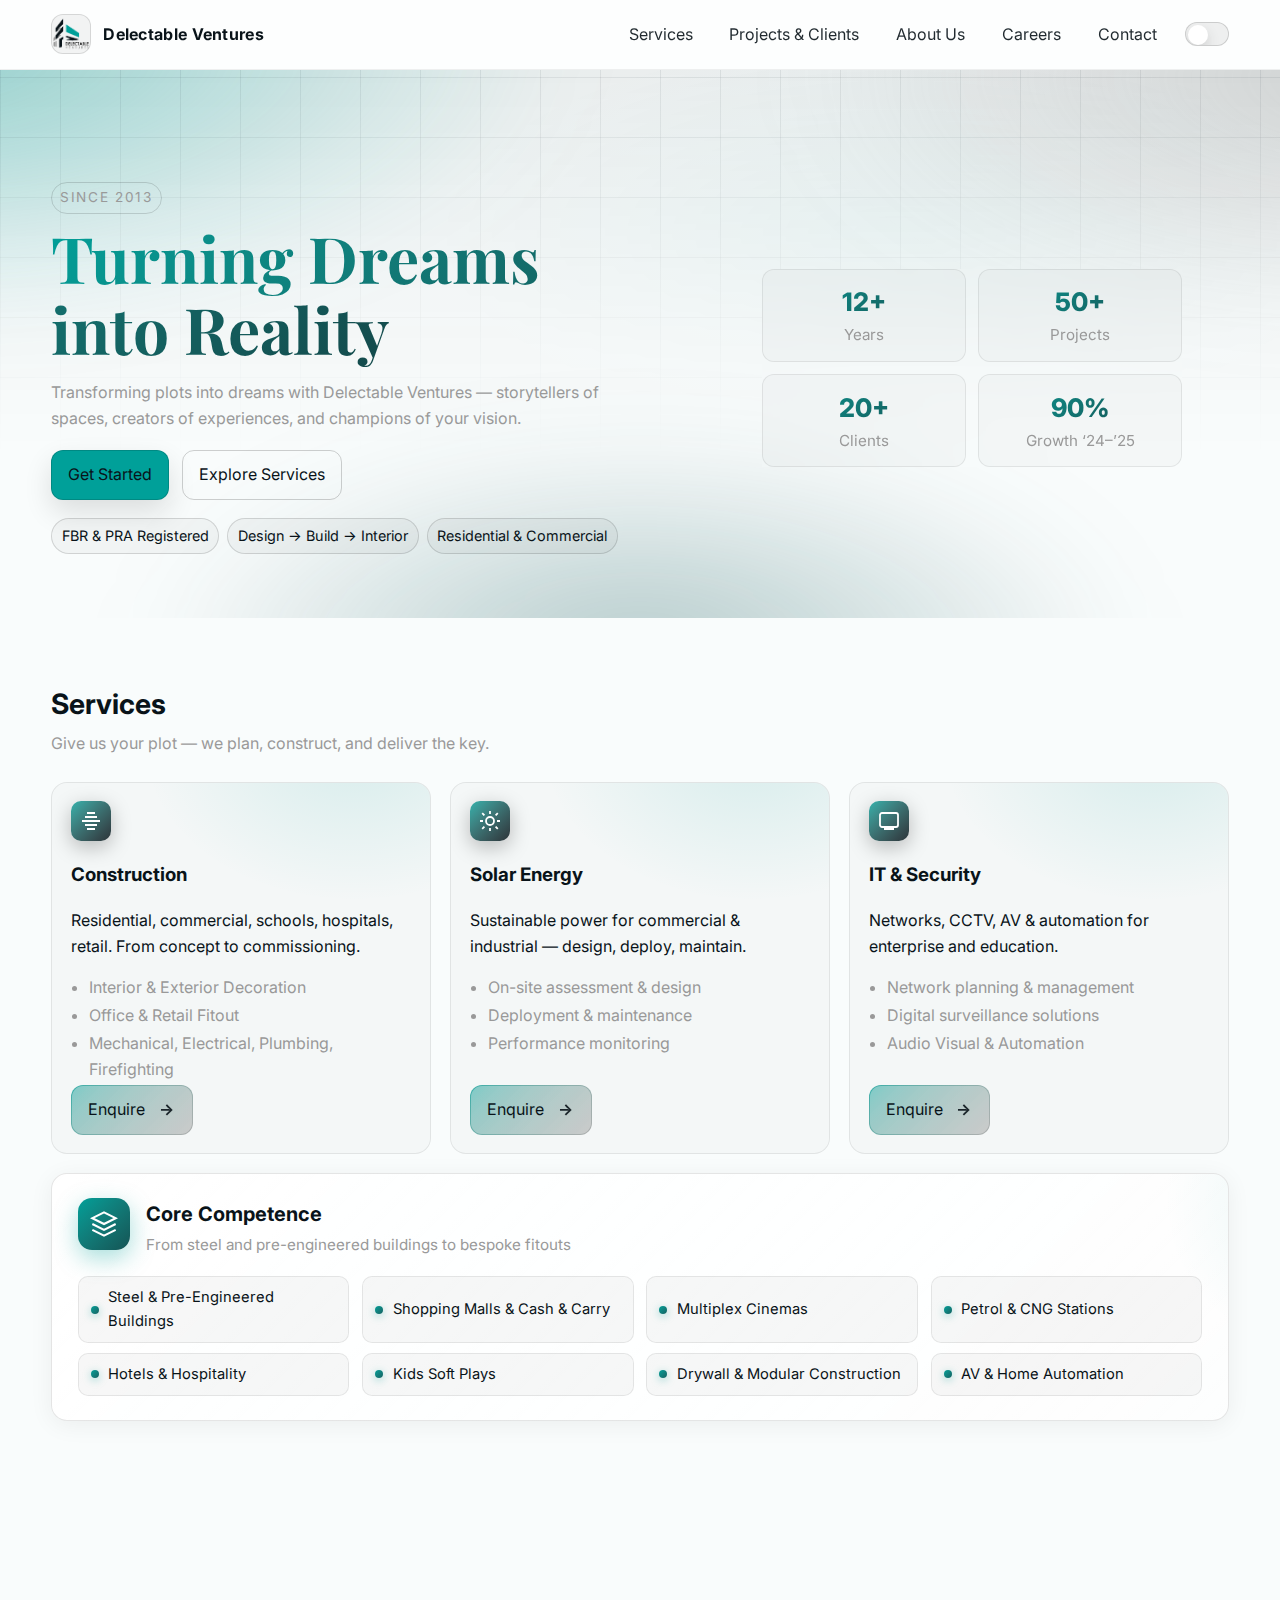
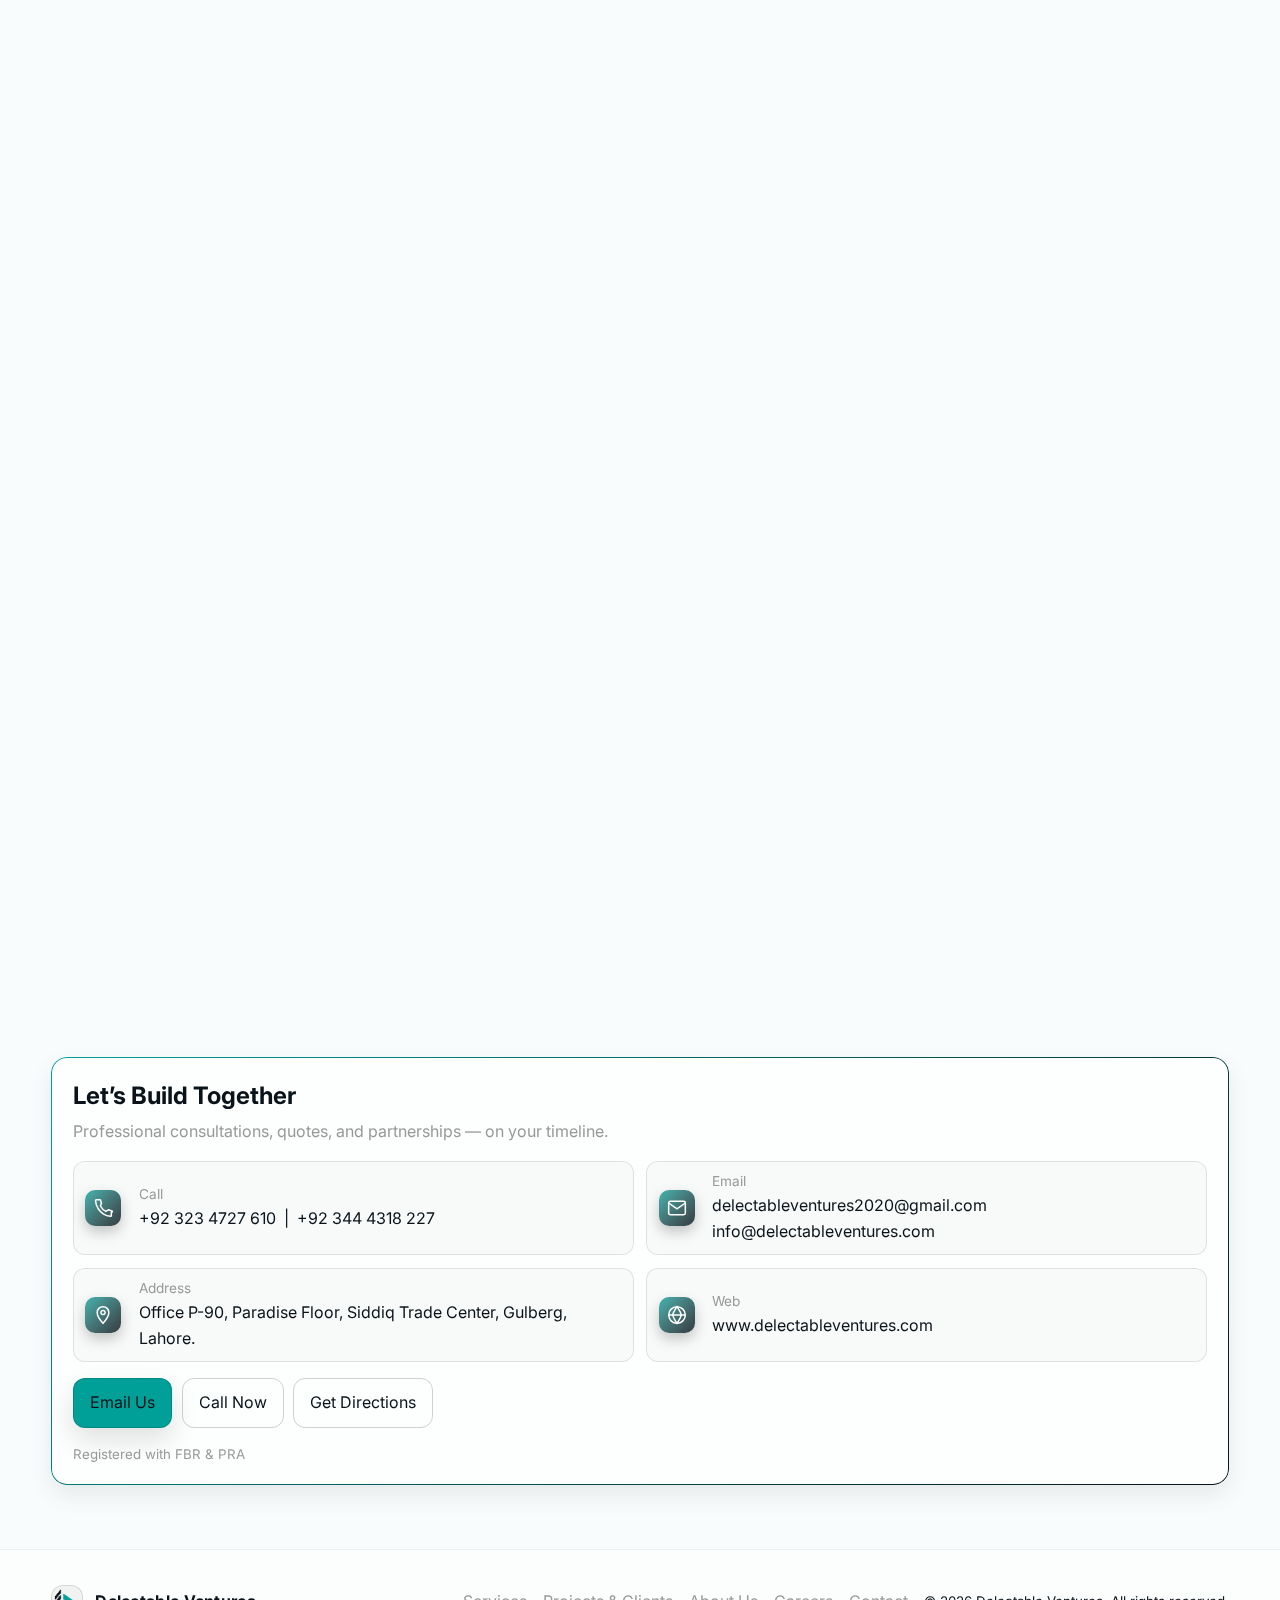
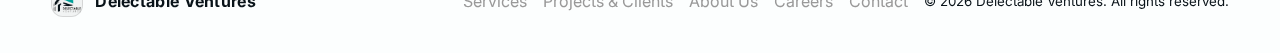
<file: index.html>
<!DOCTYPE html>
<html lang="en" data-theme="light">
<head>
  <meta charset="utf-8" />
  <meta name="viewport" content="width=device-width, initial-scale=1" />
  <title>Delectable Ventures — Turning Dreams into Reality</title>
  <meta name="description" content="Delectable Ventures — transforming plots into dreams since 2013. Design, build, interiors, solar, IT and security with integrity and innovation." />
  <link rel="preconnect" href="https://fonts.googleapis.com">
  <link rel="preconnect" href="https://fonts.gstatic.com" crossorigin>
  <link href="https://fonts.googleapis.com/css2?family=Inter:wght@300;400;500;600;700;800&family=Playfair+Display:wght@600;700&display=swap" rel="stylesheet">
  <link rel="stylesheet" href="styles.css" />
</head>
<body>
  <div class="scroll-progress" aria-hidden="true"><div class="scroll-progress__bar" id="scrollProgress"></div></div>
  <a class="skip-link" href="#main">Skip to content</a>

  <header class="site-header">
    <div class="container header-inner">
      <a href="index.html" class="brand" aria-label="Go to home">
        <div class="logo" aria-hidden="true">
          <img class="logo-mark" src="assets/logo.png" alt="" aria-hidden="true" />
        </div>
        <span class="brand-name">Delectable Ventures</span>
      </a>
      <nav class="nav" aria-label="Primary">
        <button class="nav-toggle" aria-expanded="false" aria-controls="nav-list">Menu</button>
        <ul id="nav-list" class="nav-list">
          <li><a href="#services">Services</a></li>
          <li><a href="#work">Projects &amp; Clients</a></li>
          <li><a href="about.html">About Us</a></li>
          <li><a href="careers.html">Careers</a></li>
          <li><a href="#contact">Contact</a></li>
          <li>
            <label class="theme-switch" for="themeSwitch" title="Toggle color theme">
              <input id="themeSwitch" type="checkbox" role="switch" aria-label="Toggle color theme" />
              <span class="switch">
                <span class="thumb" aria-hidden="true"></span>
              </span>
            </label>
          </li>
        </ul>
      </nav>
    </div>
  </header>

  <section class="hero reveal" id="hero">
    <div class="bg-art" aria-hidden="true"></div>
    <div class="bg-grid" aria-hidden="true"></div>
    <div class="container hero-inner">
      <div class="hero-copy">
        <div class="kicker">Since 2013</div>
        <h1 class="display"><span class="text-gradient">Turning Dreams into Reality</span></h1>
        <p class="lead">Transforming plots into dreams with Delectable Ventures — storytellers of spaces, creators of experiences, and champions of your vision.</p>
        <div class="cta-row">
          <a href="#contact" class="btn btn-primary">Get Started</a>
          <a href="#services" class="btn btn-ghost">Explore Services</a>
        </div>
        <div class="pills">
          <span class="pill">FBR & PRA Registered</span>
          <span class="pill">Design → Build → Interior</span>
          <span class="pill">Residential & Commercial</span>
        </div>
      </div>
      <div class="hero-media" role="img" aria-label="Illustration or product shot from PDF">
        <div class="glass-card media-card">
          <div class="metric-grid" role="group" aria-label="Key metrics">
            <div class="metric-tile">
              <div class="metric-num">12+</div>
              <div class="metric-label">Years</div>
            </div>
            <div class="metric-tile">
              <div class="metric-num">50+</div>
              <div class="metric-label">Projects</div>
            </div>
            <div class="metric-tile">
              <div class="metric-num">20+</div>
              <div class="metric-label">Clients</div>
            </div>
            <div class="metric-tile">
              <div class="metric-num">90%</div>
              <div class="metric-label">Growth ‘24–’25</div>
            </div>
          </div>
        </div>
      </div>
    </div>
  </section>

  <main id="main">
    
    

    <section class="services section reveal" id="services">
      <div class="container">
        <header class="section-head">
          <h2>Services</h2>
          <p>Give us your plot — we plan, construct, and deliver the key.</p>
        </header>
        <div class="grid cards-3 tall">
          <article class="service-card">
            <div class="card-top">
              <div class="icon" aria-hidden="true">
                <svg width="24" height="24" viewBox="0 0 24 24" fill="none" stroke="currentColor" stroke-width="1.8"><path d="M3 12h18M6 8h12M8 4h8M6 16h12M8 20h8"/></svg>
              </div>
              <h3>Construction</h3>
              <p>Residential, commercial, schools, hospitals, retail. From concept to commissioning.</p>
              <ul class="list">
                <li>Interior & Exterior Decoration</li>
                <li>Office & Retail Fitout</li>
                <li>Mechanical, Electrical, Plumbing, Firefighting</li>
              </ul>
            </div>
            <div class="card-bottom">
              <a class="btn btn-secondary btn-enquire" href="#contact">Enquire</a>
            </div>
          </article>
          <article class="service-card">
            <div class="card-top">
              <div class="icon" aria-hidden="true">
                <svg width="24" height="24" viewBox="0 0 24 24" fill="none" stroke="currentColor" stroke-width="1.8"><circle cx="12" cy="12" r="4"/><path d="M12 2v3M12 19v3M2 12h3M19 12h3M4.2 4.2l2.2 2.2M17.6 17.6l2.2 2.2M4.2 19.8l2.2-2.2M17.6 6.4l2.2-2.2"/></svg>
              </div>
              <h3>Solar Energy</h3>
              <p>Sustainable power for commercial & industrial — design, deploy, maintain.</p>
              <ul class="list">
                <li>On-site assessment & design</li>
                <li>Deployment & maintenance</li>
                <li>Performance monitoring</li>
              </ul>
            </div>
            <div class="card-bottom">
              <a class="btn btn-secondary btn-enquire" href="#contact">Enquire</a>
            </div>
          </article>
          <article class="service-card">
            <div class="card-top">
              <div class="icon" aria-hidden="true">
                <svg width="24" height="24" viewBox="0 0 24 24" fill="none" stroke="currentColor" stroke-width="1.8"><rect x="3" y="4" width="18" height="14" rx="2"/><path d="M7 20h10"/></svg>
              </div>
              <h3>IT & Security</h3>
              <p>Networks, CCTV, AV & automation for enterprise and education.</p>
              <ul class="list">
                <li>Network planning & management</li>
                <li>Digital surveillance solutions</li>
                <li>Audio Visual & Automation</li>
              </ul>
            </div>
            <div class="card-bottom">
              <a class="btn btn-secondary btn-enquire" href="#contact">Enquire</a>
            </div>
          </article>
        </div>

        <div class="core-competence-card">
          <div class="competence-header">
            <div class="competence-icon" aria-hidden="true">
              <svg width="28" height="28" viewBox="0 0 24 24" fill="none" stroke="currentColor" stroke-width="1.8"><path d="M12 2L2 7l10 5 10-5-10-5zM2 17l10 5 10-5M2 12l10 5 10-5"/></svg>
            </div>
            <div>
              <h3>Core Competence</h3>
              <p class="competence-tagline">From steel and pre-engineered buildings to bespoke fitouts</p>
            </div>
          </div>
          <div class="competence-grid">
            <div class="competence-item">
              <span class="competence-dot"></span>
              <span>Steel & Pre-Engineered Buildings</span>
            </div>
            <div class="competence-item">
              <span class="competence-dot"></span>
              <span>Shopping Malls & Cash & Carry</span>
            </div>
            <div class="competence-item">
              <span class="competence-dot"></span>
              <span>Multiplex Cinemas</span>
            </div>
            <div class="competence-item">
              <span class="competence-dot"></span>
              <span>Petrol & CNG Stations</span>
            </div>
            <div class="competence-item">
              <span class="competence-dot"></span>
              <span>Hotels & Hospitality</span>
            </div>
            <div class="competence-item">
              <span class="competence-dot"></span>
              <span>Kids Soft Plays</span>
            </div>
            <div class="competence-item">
              <span class="competence-dot"></span>
              <span>Drywall & Modular Construction</span>
            </div>
            <div class="competence-item">
              <span class="competence-dot"></span>
              <span>AV & Home Automation</span>
            </div>
          </div>
        </div>
      </div>
    </section>

    

    
    
    <section class="work section reveal" id="work">
      <div class="container">
        <header class="section-head">
          <h2>Projects &amp; Clients</h2>
          <p>Selected builds across sectors — and the partners we serve.</p>
        </header>
        <div class="filters" role="tablist" aria-label="Project filters">
          <button class="chip is-active" data-filter="all" role="tab" aria-selected="true">All</button>
          <button class="chip" data-filter="commercial" role="tab" aria-selected="false">Commercial</button>
          <button class="chip" data-filter="education" role="tab" aria-selected="false">Education</button>
          <button class="chip" data-filter="energy" role="tab" aria-selected="false">Energy</button>
          <button class="chip" data-filter="entertainment" role="tab" aria-selected="false">Entertainment</button>
          <button class="chip" data-filter="healthcare" role="tab" aria-selected="false">Healthcare</button>
          <button class="chip" data-filter="office" role="tab" aria-selected="false">Office</button>
        </div>
        <div class="grid work-grid">
          <article class="work-card" data-category="commercial" data-title="Commercial Complex" data-desc="Retail fitout & interiors" data-image="assets/placeholder.svg">
            <img src="assets/placeholder.svg" alt="Retail fitout preview" loading="lazy"/>
            <div class="work-meta"><h3>Commercial Complex</h3><p>Retail fitout & interiors</p></div>
            <div class="tags"><span class="tag">Commercial</span><span class="tag">Interiors</span></div>
          </article>
          <article class="work-card" data-category="education" data-title="School IT Labs" data-desc="STEM-ready labs & networks" data-image="assets/placeholder.svg">
            <img src="assets/placeholder.svg" alt="School IT labs preview" loading="lazy"/>
            <div class="work-meta"><h3>School IT Labs</h3><p>STEM-ready labs & networks</p></div>
            <div class="tags"><span class="tag">Education</span><span class="tag">IT</span></div>
          </article>
          <article class="work-card" data-category="energy" data-title="Industrial Solar" data-desc="Design, deployment, maintenance" data-image="assets/placeholder.svg">
            <img src="assets/placeholder.svg" alt="Industrial solar preview" loading="lazy"/>
            <div class="work-meta"><h3>Industrial Solar</h3><p>Design, deployment, maintenance</p></div>
            <div class="tags"><span class="tag">Energy</span><span class="tag">Solar</span></div>
          </article>
          <article class="work-card" data-category="entertainment" data-title="Multiplex Cinema" data-desc="AV, acoustics & interiors" data-image="assets/placeholder.svg">
            <img src="assets/placeholder.svg" alt="Multiplex cinema preview" loading="lazy"/>
            <div class="work-meta"><h3>Multiplex Cinema</h3><p>AV, acoustics & interiors</p></div>
            <div class="tags"><span class="tag">Entertainment</span><span class="tag">AV</span></div>
          </article>
          <article class="work-card" data-category="healthcare" data-title="Healthcare Facility" data-desc="MEP, interiors & fitout" data-image="assets/placeholder.svg">
            <img src="assets/placeholder.svg" alt="Healthcare facility preview" loading="lazy"/>
            <div class="work-meta"><h3>Healthcare Facility</h3><p>MEP, interiors & fitout</p></div>
            <div class="tags"><span class="tag">Healthcare</span><span class="tag">MEP</span></div>
          </article>
          <article class="work-card" data-category="office" data-title="Office HQ" data-desc="Workspace strategy & build" data-image="assets/placeholder.svg">
            <img src="assets/placeholder.svg" alt="Office HQ preview" loading="lazy"/>
            <div class="work-meta"><h3>Office HQ</h3><p>Workspace strategy & build</p></div>
            <div class="tags"><span class="tag">Office</span><span class="tag">Fitout</span></div>
          </article>
        </div>

        <div class="trusted-partners reveal" id="clients">
          <header class="section-head">
            <h3>Trusted Partners</h3>
            <p>Proud collaborations across industries.</p>
          </header>
          <div class="partners-marquee">
            <div class="marquee-track">
              <div class="marquee-content">
                <span class="partner-name">Kartarpur Corridor</span>
                <span class="partner-name">Dewan Foods</span>
                <span class="partner-name">QRS</span>
                <span class="partner-name">National Technology Group</span>
                <span class="partner-name">AS Footwear</span>
                <span class="partner-name">Cinepax</span>
                <span class="partner-name">Shell Petroleum</span>
              </div>
              <div class="marquee-content" aria-hidden="true">
                <span class="partner-name">Kartarpur Corridor</span>
                <span class="partner-name">Dewan Foods</span>
                <span class="partner-name">QRS</span>
                <span class="partner-name">National Technology Group</span>
                <span class="partner-name">AS Footwear</span>
                <span class="partner-name">Cinepax</span>
                <span class="partner-name">Shell Petroleum</span>
              </div>
            </div>
          </div>
        </div>
      </div>
    </section>

    <div id="projectModal" class="modal" aria-hidden="true" role="dialog" aria-labelledby="modalTitle">
      <div class="modal-backdrop" data-close></div>
      <div class="modal-content" role="document">
        <button class="modal-close" aria-label="Close" data-close>&times;</button>
        <h3 id="modalTitle">Project</h3>
        <img id="modalImage" alt="Project image" />
        <p id="modalDesc"></p>
      </div>
    </div>

    <section class="cta section" id="contact">
      <div class="container">
        <div class="contact-card glass-card gradient-border">
          <div class="card-head">
            <h2>Let’s Build Together</h2>
            <p>Professional consultations, quotes, and partnerships — on your timeline.</p>
          </div>
          <div class="contact-items">
            <div class="contact-item">
              <div class="contact-icon" aria-hidden="true">
                <svg width="20" height="20" viewBox="0 0 24 24" fill="none" stroke="currentColor" stroke-width="1.8"><path d="M22 16.92V21a1 1 0 0 1-1.09 1 19.86 19.86 0 0 1-8.63-3.07 19.5 19.5 0 0 1-6-6A19.86 19.86 0 0 1 3 3.09 1 1 0 0 1 4 2h4.09a1 1 0 0 1 1 .75l1 3.49a1 1 0 0 1-.27 1L8.91 9.59a16 16 0 0 0 6.5 6.5l2.86-1.88a1 1 0 0 1 1 .27l3.49 1a1 1 0 0 1 .75 1Z"/></svg>
              </div>
              <div>
                <div class="label">Call</div>
                <div class="value"><a href="tel:+923234727610">+92 323 4727 610</a> &nbsp;|&nbsp; <a href="tel:+923444318227">+92 344 4318 227</a></div>
              </div>
            </div>
            <div class="contact-item">
              <div class="contact-icon" aria-hidden="true">
                <svg width="20" height="20" viewBox="0 0 24 24" fill="none" stroke="currentColor" stroke-width="1.8"><path d="M4 4h16a2 2 0 0 1 2 2v12a2 2 0 0 1-2 2H4a2 2 0 0 1-2-2V6a2 2 0 0 1 2-2Z"/><path d="m22 6-10 7L2 6"/></svg>
              </div>
              <div>
                <div class="label">Email</div>
                <div class="value"><a href="mailto:delectableventures2020@gmail.com">delectableventures2020@gmail.com</a><br><a href="mailto:info@delectableventures.com">info@delectableventures.com</a></div>
              </div>
            </div>
            <div class="contact-item">
              <div class="contact-icon" aria-hidden="true">
                <svg width="20" height="20" viewBox="0 0 24 24" fill="none" stroke="currentColor" stroke-width="1.8"><path d="M12 2C8.13 2 5 5.13 5 9c0 5.25 7 13 7 13s7-7.75 7-13c0-3.87-3.13-7-7-7Zm0 9.5a2.5 2.5 0 1 1 0-5 2.5 2.5 0 0 1 0 5Z"/></svg>
              </div>
              <div>
                <div class="label">Address</div>
                <div class="value">Office P-90, Paradise Floor, Siddiq Trade Center, Gulberg, Lahore.</div>
              </div>
            </div>
            <div class="contact-item">
              <div class="contact-icon" aria-hidden="true">
                <svg width="20" height="20" viewBox="0 0 24 24" fill="none" stroke="currentColor" stroke-width="1.8"><circle cx="12" cy="12" r="10"/><path d="M2 12h20"/><path d="M12 2s5 7.5 5 10-5 10-5 10-5-7.5-5-10 5-10 5-10Z"/></svg>
              </div>
              <div>
                <div class="label">Web</div>
                <div class="value"><a href="https://www.delectableventures.com" target="_blank" rel="noopener">www.delectableventures.com</a></div>
              </div>
            </div>
          </div>
          <div class="actions">
            <a class="btn btn-primary" href="mailto:info@delectableventures.com">Email Us</a>
            <a class="btn btn-ghost" href="tel:+923234727610">Call Now</a>
            <a class="btn btn-ghost" href="https://maps.google.com/?q=Office+P-90,+Paradise+Floor,+Siddiq+Trade+Center,+Gulberg,+Lahore" target="_blank" rel="noopener">Get Directions</a>
          </div>
          <small class="trustline">Registered with FBR & PRA</small>
        </div>
      </div>
    </section>
  </main>

  <footer class="site-footer">
    <div class="container footer-inner">
      <a href="index.html" class="brand" aria-label="Go to home">
        <div class="logo small" aria-hidden="true">
          <img class="logo-mark" src="assets/logo.png" alt="" aria-hidden="true" />
        </div>
        <span class="brand-name">Delectable Ventures</span>
      </a>
      <nav class="footer-nav" aria-label="Footer">
        <a href="#services">Services</a>
        <a href="#work">Projects &amp; Clients</a>
        <a href="about.html">About Us</a>
        <a href="careers.html">Careers</a>
        <a href="#contact">Contact</a>
      </nav>
      <small>© <span id="year"></span> Delectable Ventures. All rights reserved.</small>
    </div>
  </footer>

  <script src="script.js"></script>
</body>
</html>
</file>
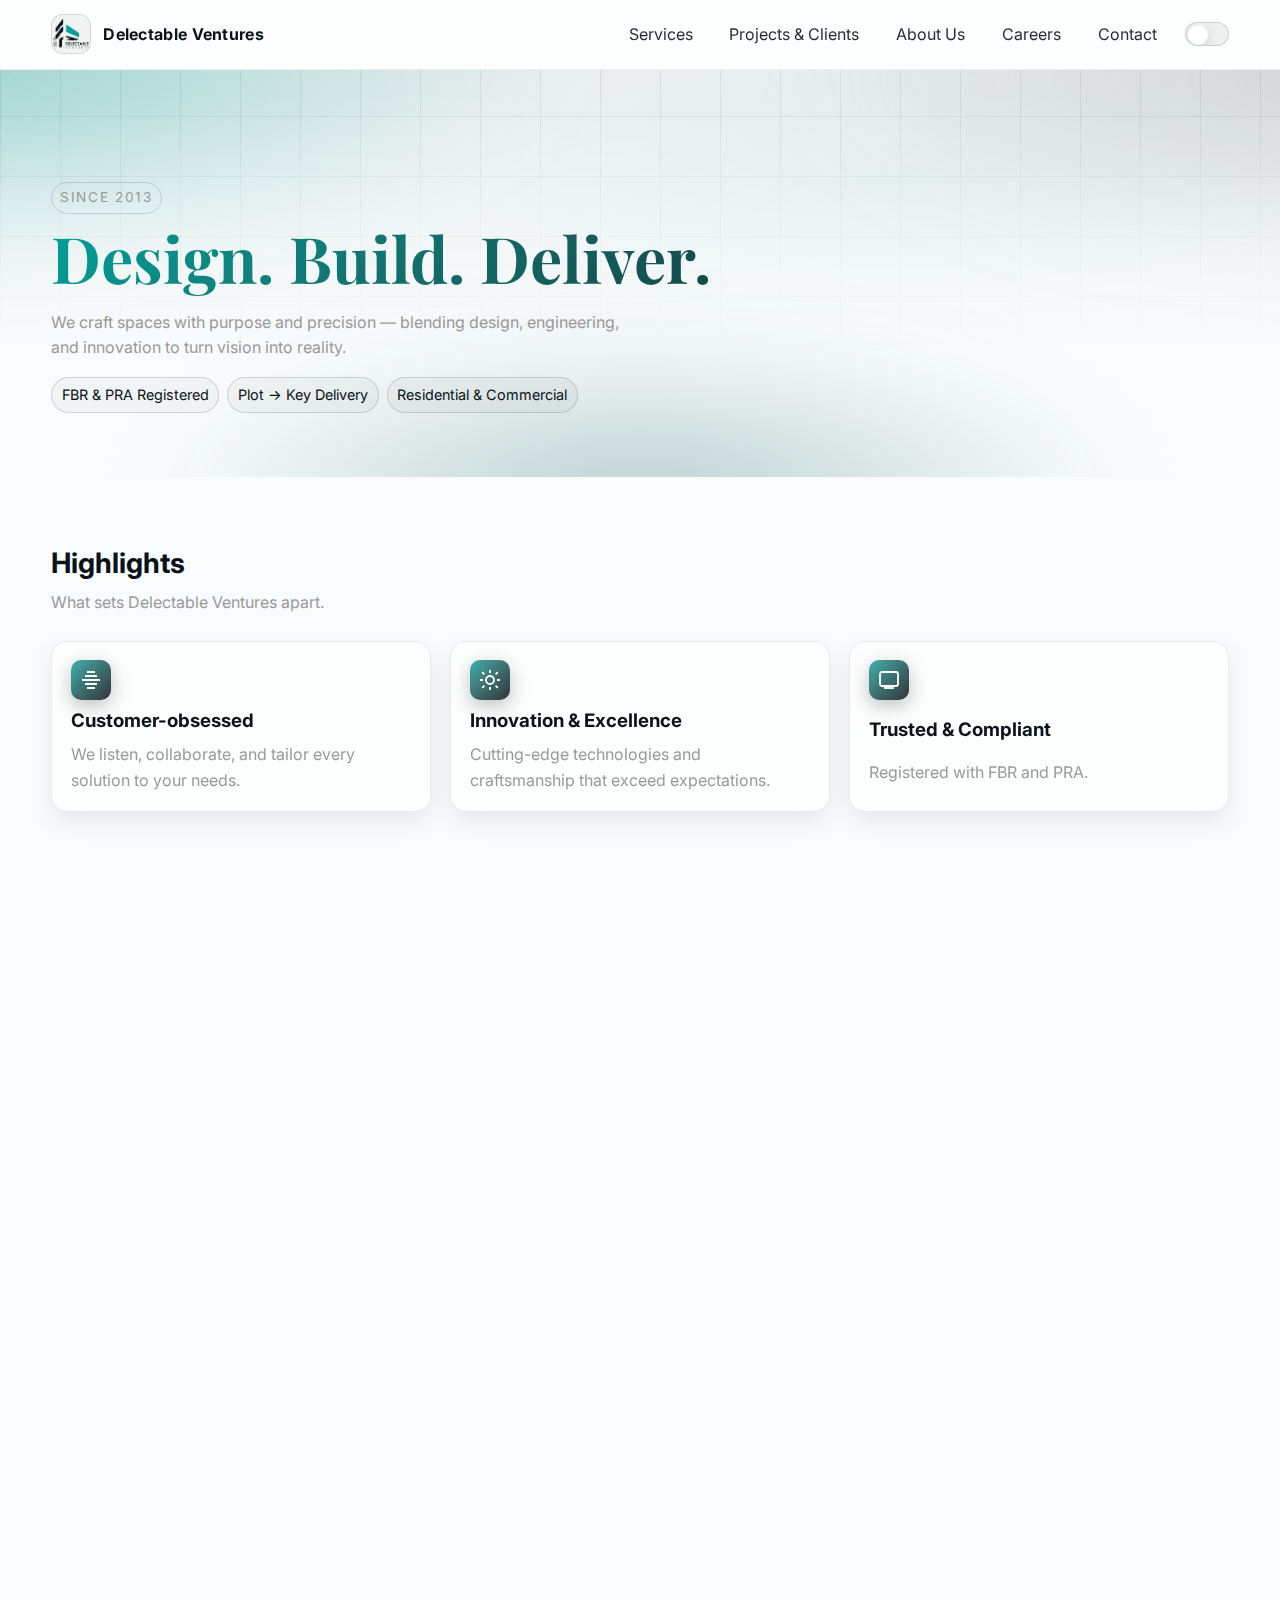
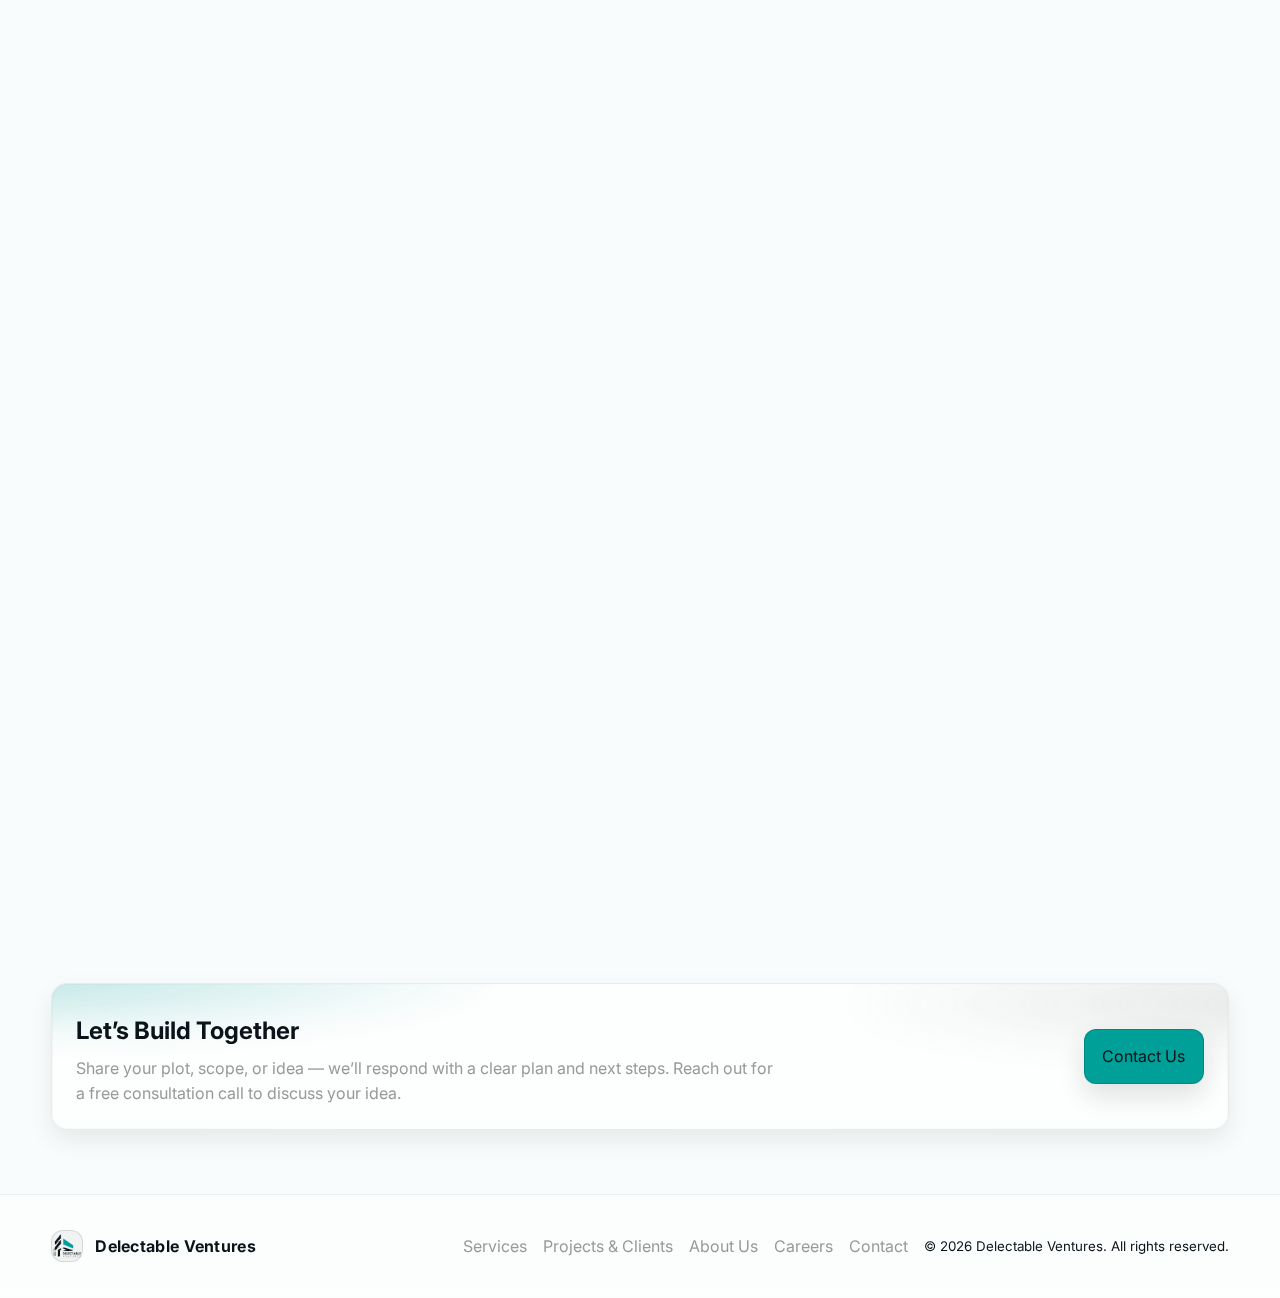
<file: about.html>
<!DOCTYPE html>
<html lang="en" data-theme="light">
<head>
  <meta charset="utf-8" />
  <meta name="viewport" content="width=device-width, initial-scale=1" />
  <title>About — Delectable Ventures</title>
  <meta name="description" content="About Delectable Ventures: values, vision, mission, goal, and why choose us." />
  <link rel="preconnect" href="https://fonts.googleapis.com">
  <link rel="preconnect" href="https://fonts.gstatic.com" crossorigin>
  <link href="https://fonts.googleapis.com/css2?family=Inter:wght@300;400;500;600;700;800&family=Playfair+Display:wght@600;700&display=swap" rel="stylesheet">
  <link rel="stylesheet" href="styles.css" />
</head>
<body>
  <div class="scroll-progress" aria-hidden="true"><div class="scroll-progress__bar" id="scrollProgress"></div></div>
  <a class="skip-link" href="#main">Skip to content</a>

  <header class="site-header">
    <div class="container header-inner">
      <a href="index.html" class="brand" aria-label="Go to home">
        <div class="logo" aria-hidden="true">
          <img class="logo-mark" src="assets/logo.png" alt="" aria-hidden="true" />
        </div>
        <span class="brand-name">Delectable Ventures</span>
      </a>
      <nav class="nav" aria-label="Primary">
        <button class="nav-toggle" aria-expanded="false" aria-controls="nav-list">Menu</button>
        <ul id="nav-list" class="nav-list">
          <li><a href="index.html#services">Services</a></li>
          <li><a href="index.html#work">Projects &amp; Clients</a></li>
          <li><a href="about.html" aria-current="page">About Us</a></li>
          <li><a href="careers.html">Careers</a></li>
          <li><a href="index.html#contact">Contact</a></li>
          <li>
            <label class="theme-switch" for="themeSwitch" title="Toggle color theme">
              <input id="themeSwitch" type="checkbox" role="switch" aria-label="Toggle color theme" />
              <span class="switch">
                <span class="thumb" aria-hidden="true"></span>
              </span>
            </label>
          </li>
        </ul>
      </nav>
    </div>
  </header>

  <section class="hero reveal about-hero" id="hero">
    <div class="bg-art" aria-hidden="true"></div>
    <div class="bg-grid" aria-hidden="true"></div>
    <div class="container hero-inner">
      <div class="hero-copy">
        <div class="kicker">Since 2013</div>
        <h1 class="display"><span class="text-gradient">Design. Build. Deliver.</span></h1>
        <p class="lead">We craft spaces with purpose and precision — blending design, engineering, and innovation to turn vision into reality.</p>
        <div class="pills">
          <span class="pill">FBR & PRA Registered</span>
          <span class="pill">Plot → Key Delivery</span>
          <span class="pill">Residential & Commercial</span>
        </div>
      </div>
      
    </div>
  </section>

  <main id="main">
    <section class="highlights section reveal" id="highlights">
      <div class="container">
        <header class="section-head">
          <h2>Highlights</h2>
          <p>What sets Delectable Ventures apart.</p>
        </header>
        <div class="grid cards-3">
          <article class="glass-card feature-card">
            <div class="icon" aria-hidden="true">
              <svg width="24" height="24" viewBox="0 0 24 24" fill="none" stroke="currentColor" stroke-width="1.8"><path d="M3 12h18M6 8h12M8 4h8M6 16h12M8 20h8"/></svg>
            </div>
            <h3>Customer-obsessed</h3>
            <p>We listen, collaborate, and tailor every solution to your needs.</p>
          </article>
          <article class="glass-card feature-card">
            <div class="icon" aria-hidden="true">
              <svg width="24" height="24" viewBox="0 0 24 24" fill="none" stroke="currentColor" stroke-width="1.8"><circle cx="12" cy="12" r="4"/><path d="M12 2v3M12 19v3M2 12h3M19 12h3M4.2 4.2l2.2 2.2M17.6 17.6l2.2 2.2M4.2 19.8l2.2-2.2M17.6 6.4l2.2-2.2"/></svg>
            </div>
            <h3>Innovation & Excellence</h3>
            <p>Cutting-edge technologies and craftsmanship that exceed expectations.</p>
          </article>
          <article class="glass-card feature-card">
            <div class="icon" aria-hidden="true">
              <svg width="24" height="24" viewBox="0 0 24 24" fill="none" stroke="currentColor" stroke-width="1.8"><rect x="3" y="4" width="18" height="14" rx="2"/><path d="M7 20h10"/></svg>
            </div>
            <h3>Trusted & Compliant</h3>
            <p>Registered with FBR and PRA.</p>
          </article>
        </div>
      </div>
    </section>
    <section class="section reveal">
      <div class="container">
        <header class="section-head">
          <h2>Our Values</h2>
          <p>The compass guiding every project we deliver.</p>
        </header>
        <div class="grid cards-4">
          <article class="glass-card value-card"><div class="icon" aria-hidden="true"><svg width="24" height="24" viewBox="0 0 24 24" fill="none" stroke="currentColor" stroke-width="1.8"><path d="M4 12l5 5L20 6"/></svg></div><h3>Integrity First</h3><p>We stand on the pillars of honesty, transparency, and ethical conduct.</p></article>
          <article class="glass-card value-card"><div class="icon" aria-hidden="true"><svg width="24" height="24" viewBox="0 0 24 24" fill="none" stroke="currentColor" stroke-width="1.8"><path d="M12 2l3 7h7l-5.5 4.5L18 22l-6-4-6 4 1.5-8.5L2 9h7z"/></svg></div><h3>Innovation at Core</h3><p>We embrace creativity and new ideas to bring fresh dimensions to design.</p></article>
          <article class="glass-card value-card"><div class="icon" aria-hidden="true"><svg width="24" height="24" viewBox="0 0 24 24" fill="none" stroke="currentColor" stroke-width="1.8"><path d="M8 21v-8h8v8M12 3l9 6-9 6-9-6 9-6z"/></svg></div><h3>Collaboration is Key</h3><p>We value diverse perspectives and partner closely with clients.</p></article>
          <article class="glass-card value-card"><div class="icon" aria-hidden="true"><svg width="24" height="24" viewBox="0 0 24 24" fill="none" stroke="currentColor" stroke-width="1.8"><path d="M3 12h18M6 8h12M6 16h12"/></svg></div><h3>Excellence Always</h3><p>Relentless pursuit of quality that exceeds industry standards.</p></article>
        </div>
      </div>
    </section>

    <section class="section reveal">
      <div class="container">
        <div class="grid cards-3">
          <article class="glass-card gradient-border"><h3>Vision</h3><p>Crafting tomorrow’s inspirations today — pioneering innovation in construction and design to shape inspiring environments that anticipate tomorrow’s aspirations.</p></article>
          <article class="glass-card gradient-border"><h3>Mission</h3><p>Deliver exceptional spaces that blend beauty, functionality, and individuality through innovation, attention to detail, and collaboration.</p></article>
          <article class="glass-card gradient-border"><h3>Goal</h3><p>Build enduring legacies by pursuing excellence, sustainability, and continuous improvement with lasting positive impact.</p></article>
        </div>
      </div>
    </section>

    <section class="why section reveal" id="why">
      <div class="container">
        <header class="section-head">
          <h2>Why Choose Us</h2>
          <p>Partners in turning ideas into reality.</p>
        </header>
        <div class="grid cards-2">
          <article class="glass-card feature-card"><div class="icon" aria-hidden="true"><svg width="24" height="24" viewBox="0 0 24 24" fill="none" stroke="currentColor" stroke-width="1.8"><path d="M12 2l3 7h7l-5.5 4.5L18 22l-6-4-6 4 1.5-8.5L2 9h7z"/></svg></div><h3>Team Work</h3><p>Unity, shared achievements, and hand-in-hand partnerships with clients and stakeholders.</p></article>
          <article class="glass-card feature-card"><div class="icon" aria-hidden="true"><svg width="24" height="24" viewBox="0 0 24 24" fill="none" stroke="currentColor" stroke-width="1.8"><path d="M3 12h18M6 8h12M6 16h12"/></svg></div><h3>Customized Solutions</h3><p>Designs tailored to your vision and lifestyle, personalized for your needs.</p></article>
          <article class="glass-card feature-card"><div class="icon" aria-hidden="true"><svg width="24" height="24" viewBox="0 0 24 24" fill="none" stroke="currentColor" stroke-width="1.8"><rect x="3" y="4" width="18" height="14" rx="2"/></svg></div><h3>Client-Centric</h3><p>Strong communication and involvement at every step of the process.</p></article>
          <article class="glass-card feature-card"><div class="icon" aria-hidden="true"><svg width="24" height="24" viewBox="0 0 24 24" fill="none" stroke="currentColor" stroke-width="1.8"><path d="M7 13l3 3 7-7"/></svg></div><h3>Sustainable Practices</h3><p>Eco-friendly principles that contribute to healthier environments.</p></article>
        </div>
      </div>
    </section>

    <section class="stats section alt reveal" id="stats">
      <div class="container stat-band">
        <div class="stat"><div class="num">12+</div><div class="lbl">Years</div></div>
        <div class="stat"><div class="num">50+</div><div class="lbl">Projects</div></div>
        <div class="stat"><div class="num">20+</div><div class="lbl">Clients</div></div>
        <div class="stat"><div class="num">90%</div><div class="lbl">Growth ‘24–’25</div></div>
      </div>
    </section>

    <section class="cta section" id="contact">
      <div class="container">
        <div class="cta-card glass-card gradient-border">
          <div class="cta-content">
            <h2>Let’s Build Together</h2>
            <p>Share your plot, scope, or idea — we’ll respond with a clear plan and next steps. Reach out for a free consultation call to discuss your idea.</p>
          </div>
          <div class="cta-action">
            <a class="btn btn-primary" href="index.html#contact">Contact Us</a>
          </div>
        </div>
      </div>
    </section>
  </main>

  <footer class="site-footer">
    <div class="container footer-inner">
      <a href="index.html" class="brand" aria-label="Go to home">
        <div class="logo small" aria-hidden="true">
          <img class="logo-mark" src="assets/logo.png" alt="" aria-hidden="true" />
        </div>
        <span class="brand-name">Delectable Ventures</span>
      </a>
      <nav class="footer-nav" aria-label="Footer">
        <a href="index.html#services">Services</a>
        <a href="index.html#work">Projects &amp; Clients</a>
        <a href="about.html" aria-current="page">About Us</a>
        <a href="careers.html">Careers</a>
        <a href="index.html#contact">Contact</a>
      </nav>
      <small>© <span id="year"></span> Delectable Ventures. All rights reserved.</small>
    </div>
  </footer>

  <script src="script.js"></script>
</body>
</html>
</file>
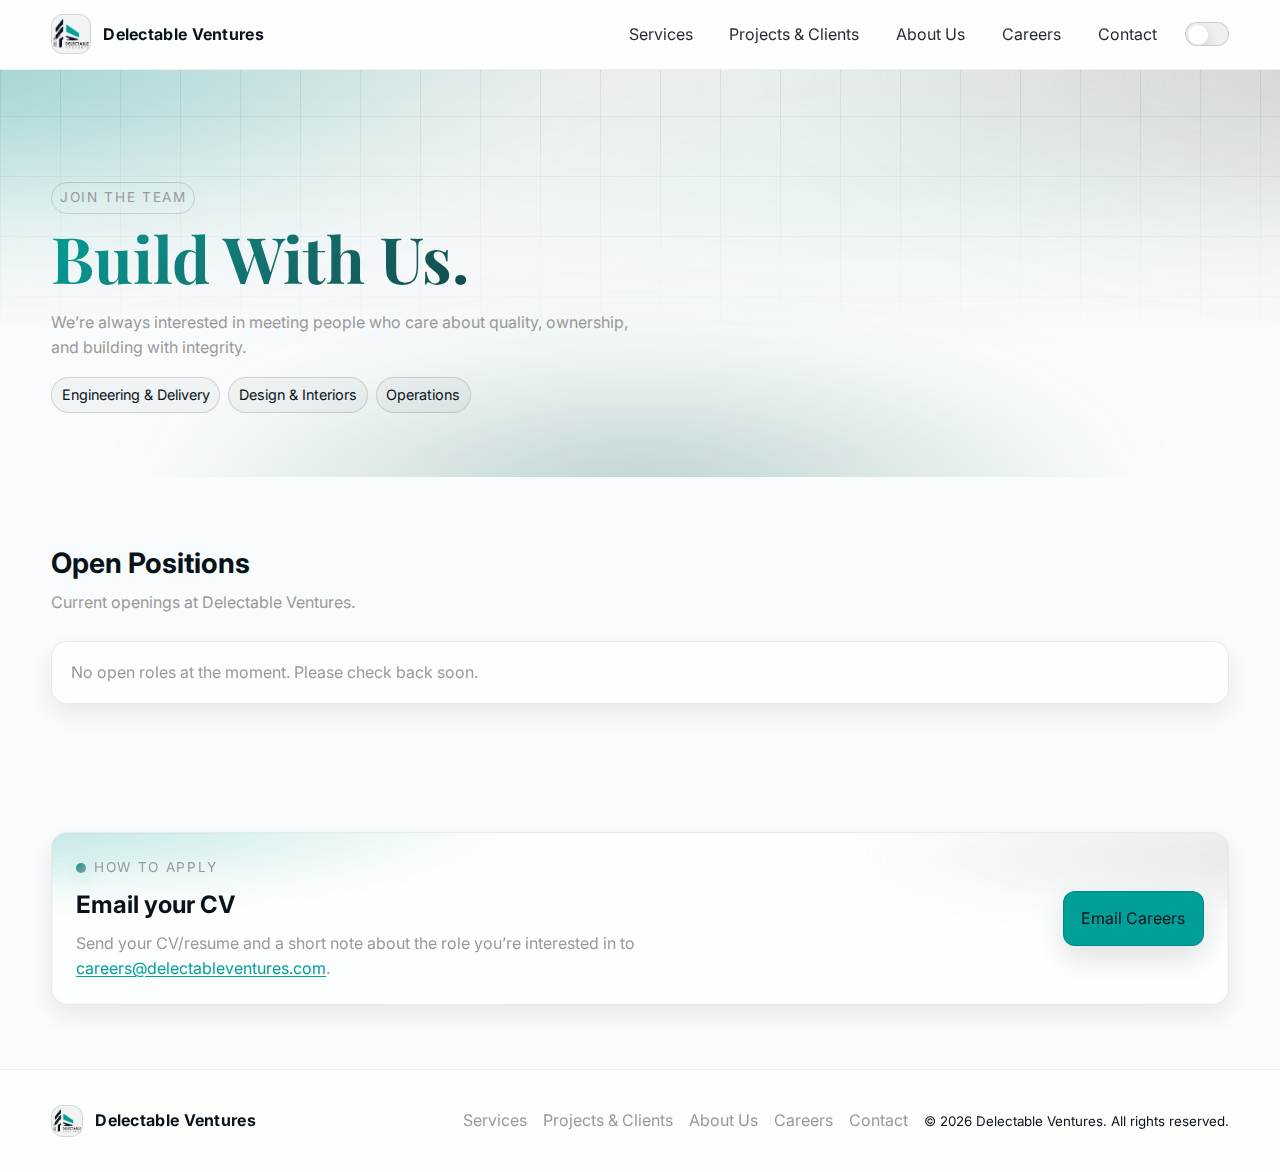
<file: careers.html>
<!DOCTYPE html>
<html lang="en" data-theme="light">
<head>
  <meta charset="utf-8" />
  <meta name="viewport" content="width=device-width, initial-scale=1" />
  <title>Careers — Delectable Ventures</title>
  <meta name="description" content="Careers at Delectable Ventures: open positions and how to apply." />
  <link rel="preconnect" href="https://fonts.googleapis.com">
  <link rel="preconnect" href="https://fonts.gstatic.com" crossorigin>
  <link href="https://fonts.googleapis.com/css2?family=Inter:wght@300;400;500;600;700;800&family=Playfair+Display:wght@600;700&display=swap" rel="stylesheet">
  <link rel="stylesheet" href="styles.css" />
</head>
<body>
  <div class="scroll-progress" aria-hidden="true"><div class="scroll-progress__bar" id="scrollProgress"></div></div>
  <a class="skip-link" href="#main">Skip to content</a>

  <header class="site-header">
    <div class="container header-inner">
      <a href="index.html" class="brand" aria-label="Go to home">
        <div class="logo" aria-hidden="true">
          <img class="logo-mark" src="assets/logo.png" alt="" aria-hidden="true" />
        </div>
        <span class="brand-name">Delectable Ventures</span>
      </a>
      <nav class="nav" aria-label="Primary">
        <button class="nav-toggle" aria-expanded="false" aria-controls="nav-list">Menu</button>
        <ul id="nav-list" class="nav-list">
          <li><a href="index.html#services">Services</a></li>
          <li><a href="index.html#work">Projects &amp; Clients</a></li>
          <li><a href="about.html">About Us</a></li>
          <li><a href="careers.html" aria-current="page">Careers</a></li>
          <li><a href="index.html#contact">Contact</a></li>
          <li>
            <label class="theme-switch" for="themeSwitch" title="Toggle color theme">
              <input id="themeSwitch" type="checkbox" role="switch" aria-label="Toggle color theme" />
              <span class="switch">
                <span class="thumb" aria-hidden="true"></span>
              </span>
            </label>
          </li>
        </ul>
      </nav>
    </div>
  </header>

  <section class="hero reveal about-hero" id="hero">
    <div class="bg-art" aria-hidden="true"></div>
    <div class="bg-grid" aria-hidden="true"></div>
    <div class="container hero-inner">
      <div class="hero-copy">
        <div class="kicker">Join the Team</div>
        <h1 class="display"><span class="text-gradient">Build With Us.</span></h1>
        <p class="lead">We’re always interested in meeting people who care about quality, ownership, and building with integrity.</p>
        <div class="pills">
          <span class="pill">Engineering & Delivery</span>
          <span class="pill">Design & Interiors</span>
          <span class="pill">Operations</span>
        </div>
      </div>
    </div>
  </section>

  <main id="main">
    <section class="section reveal" id="open-positions">
      <div class="container">
        <header class="section-head">
          <h2>Open Positions</h2>
          <p>Current openings at Delectable Ventures.</p>
        </header>

        <div class="glass-card">
          <p style="margin: 0; color: var(--color-muted);">No open roles at the moment. Please check back soon.</p>
        </div>
      </div>
    </section>

    <section class="cta section reveal" id="apply">
      <div class="container">
        <div class="cta-card glass-card gradient-border">
          <div class="cta-content">
            <div class="cta-kicker">How to Apply</div>
            <h2 style="margin: .3rem 0 .4rem;">Email your CV</h2>
            <p style="margin: 0; color: var(--color-muted);">Send your CV/resume and a short note about the role you’re interested in to <a href="mailto:careers@delectableventures.com">careers@delectableventures.com</a>.</p>
          </div>
          <div class="cta-action">
            <a class="btn btn-primary" href="mailto:careers@delectableventures.com?subject=Application%20%E2%80%94%20Delectable%20Ventures">Email Careers</a>
          </div>
        </div>
      </div>
    </section>
  </main>

  <footer class="site-footer">
    <div class="container footer-inner">
      <a href="index.html" class="brand" aria-label="Go to home">
        <div class="logo small" aria-hidden="true">
          <img class="logo-mark" src="assets/logo.png" alt="" aria-hidden="true" />
        </div>
        <span class="brand-name">Delectable Ventures</span>
      </a>
      <nav class="footer-nav" aria-label="Footer">
        <a href="index.html#services">Services</a>
        <a href="index.html#work">Projects &amp; Clients</a>
        <a href="about.html">About Us</a>
        <a href="careers.html" aria-current="page">Careers</a>
        <a href="index.html#contact">Contact</a>
      </nav>
      <small>© <span id="year"></span> Delectable Ventures. All rights reserved.</small>
    </div>
  </footer>

  <script src="script.js"></script>
</body>
</html>
</file>
<file: styles.css>
/*
  Brand palette
  - Primary (aqua): #00a099
  - Dark:          #091319
  - Gray:          #999999
*/
:root {
  --brand-aqua: #00a099;
  --brand-dark: #091319;
  --brand-gray: #999999;

  /* Dark mode (default) */
  --color-bg: var(--brand-dark);
  --color-surface: color-mix(in oklab, var(--brand-dark), white 9%);
  --color-primary: var(--brand-aqua);
  --color-accent: var(--brand-gray);
  --color-text: #f0f4f5;
  --color-muted: color-mix(in oklab, var(--brand-gray), white 38%);

  --primary-deep: color-mix(in oklab, var(--brand-aqua), var(--brand-dark) 70%);
  --grad-primary: linear-gradient(135deg, var(--brand-aqua), var(--primary-deep));
  --border: color-mix(in oklab, var(--brand-gray), transparent 82%);
  --border-strong: color-mix(in oklab, var(--brand-gray), transparent 72%);
  --panel: color-mix(in oklab, var(--brand-dark), white 6%);
  --panel-2: color-mix(in oklab, var(--brand-dark), white 9%);
  --logo-ink: color-mix(in oklab, white, var(--brand-gray) 22%);
  --logo-ink-muted: var(--brand-gray);
  --glass-bg: 9, 19, 25;        /* RGB for glass background */
  --shadow: 0 10px 30px rgba(0,0,0,0.25);
  --radius: 16px;
  --radius-sm: 12px;
  --container: 1200px;
  --ease: cubic-bezier(.2,.7,.25,1);
  --dur: .7s;
}

/* Light theme variables */
:root[data-theme="light"] {
  --color-bg: color-mix(in oklab, white, var(--brand-aqua) 3%);
  --color-surface: #ffffff;
  --color-primary: var(--brand-aqua);
  --color-accent: var(--brand-dark);
  --color-text: var(--brand-dark);
  --color-muted: var(--brand-gray);
  --primary-deep: color-mix(in oklab, var(--brand-aqua), var(--brand-dark) 58%);
  --grad-primary: linear-gradient(135deg, var(--brand-aqua), var(--primary-deep));
  --border: rgba(0,0,0,0.12);
  --border-strong: rgba(0,0,0,0.18);
  --panel: rgba(0,0,0,0.03);
  --panel-2: rgba(0,0,0,0.05);
  --logo-ink: var(--brand-dark);
  --logo-ink-muted: var(--brand-gray);
  --glass-bg: 255, 255, 255;
  --shadow: 0 10px 24px rgba(0,0,0,0.08);
}

* { box-sizing: border-box; }

html, body {
  margin: 0;
  padding: 0;
  background: var(--color-bg);
  color: var(--color-text);
  font-family: 'Inter', system-ui, -apple-system, Segoe UI, Roboto, sans-serif;
  line-height: 1.6;
}

img { max-width: 100%; display: block; }

.container {
  width: min(92vw, var(--container));
  margin-inline: auto;
}

.skip-link {
  position: absolute;
  left: -9999px;
  top: auto;
  transition: left .2s ease;
  background: var(--color-primary);
  color: white;
  padding: .5rem .75rem;
  border-radius: 6px;
}
.skip-link:focus { left: 1rem; top: 1rem; z-index: 9999; }

/* Header */
.site-header {
  position: sticky;
  top: 0;
  z-index: 100;
  background: rgba(var(--glass-bg), 0.6);
  backdrop-filter: blur(10px);
  border-bottom: 1px solid var(--border);
}
:root[data-theme="light"] .site-header { border-bottom-color: rgba(0,0,0,0.06); }

.scroll-progress { position: fixed; top: 0; left: 0; right: 0; height: 3px; background: transparent; z-index: 200; }
.scroll-progress__bar { height: 100%; width: 0%; background: linear-gradient(90deg, var(--color-primary), var(--primary-deep)); box-shadow: 0 0 12px rgba(0,0,0,.2); transition: width .1s linear; }
.header-inner {
  display: flex;
  align-items: center;
  justify-content: space-between;
  padding: .9rem 0;
}
.brand { display: flex; align-items: center; gap: .75rem; font-weight: 700; text-decoration: none; color: inherit; }
.brand-name { letter-spacing: .3px; }
.logo {
  width: 40px; height: 40px; border-radius: 12px;
  display: grid; place-items: center;
  padding: 1px;
  background: color-mix(in oklab, var(--panel-2), transparent 15%);
  border: 1px solid var(--border);
}
:root[data-theme="dark"] .logo {
  background: #fff;
  border-color: rgba(0,0,0,.12);
}
.logo.small { width: 32px; height: 32px; padding: 1px; }
.logo-mark { width: 100%; height: 100%; display: block; object-fit: contain; }

.nav-toggle { display: none; }
.nav-list { display: flex; gap: 1.2rem; list-style: none; margin: 0; padding: 0; }
.nav-list > li { display: flex; align-items: center; }
.nav-list a {
  position: relative;
  display: inline-flex;
  align-items: center;
  gap: .35rem;
  padding: .35rem .55rem;
  border-radius: 999px;
  color: var(--color-text);
  text-decoration: none;
  opacity: .9;
  transition: opacity .2s var(--ease), background .2s var(--ease), box-shadow .2s var(--ease), transform .12s ease;
}
.nav-list a:hover {
  opacity: 1;
  transform: translateY(-1px);
  background: color-mix(in oklab, var(--panel-2), transparent 20%);
  box-shadow: 0 8px 22px rgba(0,0,0,.18);
}
.nav-list a:focus-visible {
  outline: none;
  opacity: 1;
  background: color-mix(in oklab, var(--panel-2), transparent 15%);
  box-shadow: 0 0 0 3px color-mix(in oklab, var(--color-primary), transparent 60%);
}

:root[data-theme="light"] .nav-list a:hover {
  background: rgba(0,0,0,.05);
  box-shadow: 0 10px 24px rgba(0,0,0,.10);
}
:root[data-theme="light"] .nav-list a:focus-visible { background: rgba(0,0,0,.05); }

/* Theme toggle button */
/* Flip switch style */
.theme-switch { display: inline-flex; align-items: center; cursor: pointer; user-select: none; }
.theme-switch input { position: absolute; opacity: 0; width: 1px; height: 1px; pointer-events: none; }
.theme-switch .switch { position: relative; width: 44px; height: 24px; border-radius: 999px; border: 1px solid rgba(255,255,255,.18); background: rgba(255,255,255,.07); overflow: hidden; transition: background .2s var(--ease), border-color .2s var(--ease), box-shadow .2s var(--ease); }
.theme-switch .switch:hover { box-shadow: 0 2px 10px rgba(0,0,0,.12) inset; }
.theme-switch .thumb { position: absolute; top: 2px; left: 2px; width: 20px; height: 20px; border-radius: 50%; background: rgba(255,255,255,.95); box-shadow: 0 6px 14px rgba(0,0,0,.22); transition: transform .22s var(--ease); will-change: transform; }
.theme-switch input:checked + .switch { background: var(--grad-primary); border-color: transparent; }
.theme-switch input:checked + .switch .thumb { transform: translateX(20px); }
.theme-switch:focus-within .switch { outline: none; box-shadow: 0 0 0 2px color-mix(in oklab, var(--color-primary), transparent 55%); }
:root[data-theme="light"] .theme-switch .switch { border-color: rgba(0,0,0,.15); background: rgba(0,0,0,.06); }
:root[data-theme="light"] .theme-switch .thumb { background: #fff; box-shadow: 0 6px 14px rgba(0,0,0,.14); }

@media (max-width: 880px) {
  .nav-toggle { display: inline-flex; align-items: center; gap: .5rem; background: transparent; color: var(--color-text); border: 1px solid rgba(255,255,255,.15); padding: .4rem .6rem; border-radius: 10px; }
  .nav-list { position: absolute; right: 1rem; top: 64px; display: none; flex-direction: column; background: rgba(var(--glass-bg), 0.9); backdrop-filter: blur(12px); padding: .75rem; border-radius: 12px; border: 1px solid rgba(255,255,255,.06); }
  .nav-list.open { display: flex; }
}
:root[data-theme="light"] .nav-list { border-color: rgba(0,0,0,.08); }

/* Hero */
.hero { position: relative; overflow: clip; }
.hero-inner { display: grid; grid-template-columns: 1.2fr 1fr; gap: 3rem; padding: 7rem 0 4rem; }
.about-hero .hero-inner { grid-template-columns: 1fr; }
.display { font-family: 'Playfair Display', serif; font-size: clamp(2.4rem, 5vw, 4rem); line-height: 1.1; margin: 0 0 1rem; }
.text-gradient { background: var(--grad-primary); -webkit-background-clip: text; background-clip: text; color: transparent; }

/* Hero headline: uniformly bright in dark mode */
.hero .text-gradient {
  background: linear-gradient(
    135deg,
    color-mix(in oklab, var(--brand-aqua), white 35%),
    color-mix(in oklab, var(--brand-aqua), white 30%),
    color-mix(in oklab, var(--brand-aqua), white 35%)
  );
  -webkit-background-clip: text;
  background-clip: text;
  color: transparent;
  text-shadow:
    0 10px 34px color-mix(in oklab, var(--brand-aqua), transparent 74%),
    0 1px 0 color-mix(in oklab, white, transparent 92%);
}
:root[data-theme="light"] .hero .text-gradient { 
  background: var(--grad-primary);
  -webkit-background-clip: text;
  background-clip: text;
  text-shadow: none; 
}
.kicker { display: inline-block; font-size: .85rem; letter-spacing: .12em; text-transform: uppercase; color: var(--color-muted); border: 1px solid var(--border-strong); padding: .25rem .5rem; border-radius: 999px; margin-bottom: .6rem; }
:root[data-theme="light"] .kicker { border-color: rgba(0,0,0,.14); }
.lead { font-size: clamp(1rem, 1.2vw, 1.1rem); color: var(--color-muted); max-width: 58ch; }
.cta-row { display: flex; gap: .8rem; margin: 1.2rem 0 1.1rem; }
.pills { display: flex; flex-wrap: wrap; gap: .5rem; margin-top: .8rem; }
.pill { border: 1px solid var(--border-strong); background: color-mix(in oklab, var(--panel), transparent 45%); color: var(--color-text); padding: .35rem .6rem; border-radius: 999px; font-size: .9rem; }
:root[data-theme="light"] .pill { border-color: rgba(0,0,0,.14); background: rgba(0,0,0,.03); }

.hero-media { position: relative; min-height: 320px; display: grid; place-items: center; }
.media-card { width: min(100%, 420px); padding: 0; }
.metric-grid { display: grid; grid-template-columns: 1fr 1fr; gap: .8rem; margin-top: .6rem; }
.media-card .metric-grid { margin-top: 0; }
.metric-tile { border: 1px solid var(--border); background: color-mix(in oklab, var(--panel), transparent 25%); border-radius: var(--radius-sm); padding: .8rem; text-align: center; transition: transform .12s var(--ease), border-color .2s var(--ease), background .2s var(--ease); }
.metric-tile:hover { transform: translateY(-1px); border-color: var(--border-strong); background: color-mix(in oklab, var(--panel-2), transparent 10%); }
:root[data-theme="light"] .metric-tile { border-color: rgba(0,0,0,.08); background: rgba(0,0,0,.02); }
:root[data-theme="light"] .metric-tile:hover { border-color: rgba(0,0,0,.14); background: rgba(0,0,0,.03); }
.metric-num { 
  font-weight: 800; 
  font-size: 1.6rem; 
  background: linear-gradient(135deg, color-mix(in oklab, var(--brand-aqua), white 35%), color-mix(in oklab, var(--brand-aqua), white 30%)); 
  -webkit-background-clip: text; 
  background-clip: text; 
  color: transparent; 
}
:root[data-theme="light"] .metric-num {
  background: var(--grad-primary);
  -webkit-background-clip: text;
  background-clip: text;
}
.metric-label { color: #f0f4f5; font-size: .95rem; }
:root[data-theme="light"] .metric-label { color: var(--color-muted); }
/* About page facts grid */
.facts-grid { display: grid; grid-template-columns: 1fr 1fr; gap: .6rem; }
.fact-tile { border: 1px solid rgba(255,255,255,.08); background: rgba(255,255,255,.03); border-radius: var(--radius-sm); padding: .7rem .8rem; display: grid; gap: .15rem; }
.fact-label { font-size: .85rem; color: var(--color-muted); }
.fact-value { font-weight: 700; color: var(--color-text); }

.bg-art { position: absolute; inset: -20%; z-index: -1; background:
  radial-gradient(60% 60% at 10% 10%, color-mix(in oklab, var(--color-primary), transparent 60%) 0%, transparent 60%),
  radial-gradient(50% 50% at 90% 15%, color-mix(in oklab, var(--brand-gray), transparent 68%) 0%, transparent 62%),
  radial-gradient(40% 40% at 50% 90%, color-mix(in oklab, color-mix(in oklab, var(--color-primary), var(--brand-dark) 55%), transparent 70%) 0%, transparent 70%);
  filter: blur(50px) saturate(120%);
  animation: float-bg 14s var(--ease) infinite alternate;
}
@keyframes float-bg { from { transform: translateY(-2%) scale(1.02); } to { transform: translateY(2%) scale(1.04); } }
.bg-grid { position: absolute; inset: 0; pointer-events: none; z-index: -1; background:
  radial-gradient(60% 60% at 70% 30%, rgba(255,255,255,.03), transparent 60%),
  linear-gradient(rgba(255,255,255,.05), rgba(255,255,255,.05)),
  repeating-linear-gradient(90deg, rgba(255,255,255,.05) 0 1px, transparent 1px 60px),
  repeating-linear-gradient(0deg, rgba(255,255,255,.05) 0 1px, transparent 1px 60px);
  mask: linear-gradient(180deg, rgba(0,0,0,.75), transparent 70%);
}

:root[data-theme="light"] .bg-grid { background:
  radial-gradient(60% 60% at 70% 30%, color-mix(in oklab, var(--brand-aqua), transparent 92%), transparent 60%),
  linear-gradient(color-mix(in oklab, var(--brand-dark), transparent 92%), color-mix(in oklab, var(--brand-dark), transparent 92%)),
  repeating-linear-gradient(90deg, color-mix(in oklab, var(--brand-dark), transparent 90%) 0 1px, transparent 1px 60px),
  repeating-linear-gradient(0deg, color-mix(in oklab, var(--brand-dark), transparent 90%) 0 1px, transparent 1px 60px);
}

/* Sections */
.section { padding: 4rem 0; }
.section.alt { background: linear-gradient(180deg, rgba(255,255,255,.02), rgba(255,255,255,0) 60%); }
:root[data-theme="light"] .section.alt { background: linear-gradient(180deg, rgba(0,0,0,.03), rgba(0,0,0,0) 60%); }
.section-head { margin-bottom: 1.6rem; }
.section-head h2 { margin: 0 0 .25rem; font-size: clamp(1.6rem, 2.2vw, 2.2rem); }
.section-head h3 { margin: 0 0 .25rem; font-size: clamp(1.25rem, 1.8vw, 1.6rem); }
.section-head p { margin: 0; color: var(--color-muted); }

/* Trusted Partners Marquee */
.trusted-partners { margin-top: 2.2rem; padding-top: 2rem; border-top: 1px solid var(--border); }

.partners-marquee {
  overflow: hidden;
  position: relative;
  margin-top: 1.2rem;
  padding: 1rem 0;
  mask-image: linear-gradient(to right, transparent, black 8%, black 92%, transparent);
  -webkit-mask-image: linear-gradient(to right, transparent, black 8%, black 92%, transparent);
}

.marquee-track {
  display: flex;
  width: max-content;
  animation: marquee 25s linear infinite;
}

.marquee-content {
  display: flex;
  gap: 2.5rem;
  padding-right: 2.5rem;
}

.partner-name {
  display: inline-flex;
  align-items: center;
  gap: .6rem;
  padding: .7rem 1.2rem;
  border-radius: 12px;
  background: color-mix(in oklab, var(--panel), transparent 30%);
  border: 1px solid var(--border);
  font-size: 1rem;
  font-weight: 500;
  color: var(--color-text);
  white-space: nowrap;
  transition: border-color .2s ease, background .2s ease;
}
.partner-name:hover {
  border-color: var(--border-strong);
  background: color-mix(in oklab, var(--panel-2), transparent 20%);
}
:root[data-theme="light"] .partner-name {
  background: rgba(0,0,0,.04);
  border-color: rgba(0,0,0,.1);
}
:root[data-theme="light"] .partner-name:hover {
  background: rgba(0,0,0,.07);
  border-color: rgba(0,0,0,.16);
}

@keyframes marquee {
  0% { transform: translateX(0); }
  100% { transform: translateX(-50%); }
}

.partners-marquee:hover .marquee-track {
  animation-play-state: paused;
}

.grid { display: grid; gap: 1.2rem; }
.cards-3 { grid-template-columns: repeat(3, 1fr); }
.cards-2 { grid-template-columns: repeat(2, 1fr); }
.cards-4 { grid-template-columns: repeat(4, 1fr); }
.tall .service-card { min-height: 280px; }

@media (max-width: 980px) {
  .hero-inner { grid-template-columns: 1fr; padding-top: 5rem; }
  .cards-3 { grid-template-columns: 1fr; }
  .cards-2 { grid-template-columns: 1fr; }
  .cards-4 { grid-template-columns: 1fr; }
  .two-col { grid-template-columns: 1fr; }
}

.two-col { display: grid; grid-template-columns: 1.2fr .8fr; gap: 2rem; align-items: start; }

.glass-card { background: rgba(var(--glass-bg), 0.6); backdrop-filter: blur(12px); border: 1px solid var(--border); border-radius: var(--radius); padding: 1.1rem 1.2rem; box-shadow: var(--shadow); }
.media-card.glass-card { padding: 0; background: transparent; border: none; box-shadow: none; border-radius: 0; }
:root[data-theme="light"] .glass-card { border-color: rgba(0,0,0,0.08); }
.gradient-border { position: relative; }
.gradient-border::before { content: ""; position: absolute; inset: -1px; border-radius: inherit; padding: 1px; background: linear-gradient(135deg, var(--color-primary), var(--color-accent)); -webkit-mask: linear-gradient(#000 0 0) content-box, linear-gradient(#000 0 0); mask: linear-gradient(#000 0 0) content-box, linear-gradient(#000 0 0); -webkit-mask-composite: xor; mask-composite: exclude; pointer-events: none; }
/* Feature cards for About sections */
.feature-card { display: grid; gap: .4rem; }
.feature-card .icon { margin-bottom: 0; }
.feature-card h3 { margin: 0; }
.feature-card p { margin: 0; color: var(--color-muted); }

/* Value cards icon alignment */
.value-card { display: grid; gap: .3rem; }
.value-card .icon { margin-bottom: 0; }

.service-card { display: flex; flex-direction: column; justify-content: space-between; border-radius: var(--radius); padding: 1.1rem 1.2rem; position: relative; overflow: hidden; background: linear-gradient(180deg, color-mix(in oklab, var(--panel), transparent 20%), color-mix(in oklab, var(--brand-dark), black 6%)); border: 1px solid var(--border); }
.service-card::after { content: ""; position: absolute; inset: 0; background: radial-gradient(80% 60% at 80% -10%, color-mix(in oklab, var(--color-primary), transparent 80%), transparent 70%); opacity: .6; pointer-events: none; }
.service-card:hover { transform: translateY(-2px); transition: transform .2s var(--ease); }
.icon { width: 40px; height: 40px; border-radius: 10px; display: grid; place-items: center; background: linear-gradient(135deg, color-mix(in oklab, var(--color-primary), transparent 20%), color-mix(in oklab, var(--brand-dark), transparent 15%)); color: #fff; margin-bottom: .5rem; box-shadow: 0 6px 20px rgba(0,0,0,.25); }
:root[data-theme="light"] .service-card { border-color: rgba(0,0,0,.08); background: linear-gradient(180deg, rgba(0,0,0,.02), rgba(0,0,0,.02)); }

.quote p { margin: 0 0 .5rem; font-size: 1.05rem; }
.quote footer { color: var(--color-muted); font-size: .95rem; }

.checklist { list-style: none; padding: 0; margin: 0; display: grid; gap: .4rem; }
.checklist li { position: relative; padding-left: 1.4rem; }
.checklist li::before { content: "✓"; position: absolute; left: 0; color: var(--color-primary); }

/* Core Competence Card */
.core-competence-card {
  margin-top: 1.2rem;
  padding: 1.5rem 1.6rem;
  border-radius: var(--radius);
  border: 1px solid var(--border);
  background: linear-gradient(135deg, color-mix(in oklab, var(--panel), transparent 20%), color-mix(in oklab, var(--panel-2), transparent 40%));
  position: relative;
  overflow: hidden;
}
.core-competence-card::before {
  content: "";
  position: absolute;
  top: -50%;
  right: -20%;
  width: 300px;
  height: 300px;
  background: radial-gradient(circle, color-mix(in oklab, var(--brand-aqua), transparent 85%) 0%, transparent 70%);
  pointer-events: none;
}
:root[data-theme="light"] .core-competence-card {
  border-color: rgba(0,0,0,.1);
  background: linear-gradient(135deg, rgba(255,255,255,.9), rgba(255,255,255,.7));
  box-shadow: 0 4px 24px rgba(0,0,0,.06);
}
:root[data-theme="light"] .core-competence-card::before {
  background: radial-gradient(circle, color-mix(in oklab, var(--brand-aqua), transparent 92%) 0%, transparent 70%);
}

.competence-header {
  display: flex;
  align-items: flex-start;
  gap: 1rem;
  margin-bottom: 1.2rem;
  position: relative;
  z-index: 1;
}
.competence-icon {
  width: 52px;
  height: 52px;
  border-radius: 14px;
  display: grid;
  place-items: center;
  background: linear-gradient(135deg, var(--brand-aqua), color-mix(in oklab, var(--brand-aqua), var(--brand-dark) 50%));
  color: #fff;
  box-shadow: 0 8px 24px color-mix(in oklab, var(--brand-aqua), transparent 65%);
  flex-shrink: 0;
}
.competence-header h3 {
  margin: 0 0 .2rem;
  font-size: 1.25rem;
  color: var(--color-text);
}
.competence-tagline {
  margin: 0;
  font-size: .95rem;
  color: var(--color-muted);
}

.competence-grid {
  display: grid;
  grid-template-columns: repeat(4, 1fr);
  gap: .6rem .8rem;
  position: relative;
  z-index: 1;
}
@media (max-width: 900px) {
  .competence-grid { grid-template-columns: repeat(2, 1fr); }
}
@media (max-width: 480px) {
  .competence-grid { grid-template-columns: 1fr; }
}
.competence-item {
  display: flex;
  align-items: center;
  gap: .6rem;
  padding: .55rem .75rem;
  border-radius: 10px;
  background: color-mix(in oklab, var(--panel), transparent 50%);
  border: 1px solid var(--border);
  font-size: .92rem;
  color: var(--color-text);
  transition: border-color .2s ease, background .2s ease, transform .15s ease;
}
.competence-item:hover {
  border-color: var(--border-strong);
  background: color-mix(in oklab, var(--panel-2), transparent 30%);
  transform: translateX(4px);
}
:root[data-theme="light"] .competence-item {
  background: rgba(0,0,0,.03);
  border-color: rgba(0,0,0,.08);
}
:root[data-theme="light"] .competence-item:hover {
  background: rgba(0,0,0,.05);
  border-color: rgba(0,0,0,.14);
}
.competence-dot {
  width: 8px;
  height: 8px;
  border-radius: 50%;
  background: linear-gradient(135deg, var(--brand-aqua), color-mix(in oklab, var(--brand-aqua), var(--brand-dark) 40%));
  box-shadow: 0 2px 8px color-mix(in oklab, var(--brand-aqua), transparent 60%);
  flex-shrink: 0;
}

/* Simple lists inside cards */
.list { margin: .6rem 0 0; padding-left: 1.1rem; color: var(--color-muted); }
.list li { margin: .15rem 0; }

/* Buttons */
.btn { --_bg: rgba(255,255,255,.06); --_bd: rgba(255,255,255,.12); --_fg: var(--color-text);
  display: inline-flex; align-items: center; justify-content: center; gap: .5rem; text-decoration: none; padding: .7rem 1rem; border-radius: 12px; border: 1px solid var(--_bd); color: var(--_fg); background: var(--_bg); transition: transform .12s ease, background .2s ease, border-color .2s ease; }
.btn:hover { transform: translateY(-1px); border-color: rgba(255,255,255,.2); }
:root[data-theme="light"] .btn { --_bg: rgba(0,0,0,.04); --_bd: rgba(0,0,0,.14); }
:root[data-theme="light"] .btn:not(.btn-primary):hover { border-color: rgba(0,0,0,.22); background: rgba(0,0,0,.06); }
.btn-primary { --_bg: var(--color-primary); --_bd: transparent; --_fg: #fff; box-shadow: 0 8px 24px rgba(0,0,0,.18); }
.btn-primary { --_bg: linear-gradient(135deg, var(--color-primary), color-mix(in oklab, var(--color-primary), var(--brand-dark) 60%)); box-shadow: 0 8px 24px color-mix(in oklab, var(--color-primary), transparent 70%); }
:root[data-theme="light"] .btn-primary {
  --_bg: var(--brand-aqua);
  --_fg: var(--brand-dark);
  box-shadow: 0 12px 28px rgba(0,0,0,.12);
}
.btn-primary:hover { border-color: transparent; box-shadow: 0 10px 30px rgba(0,0,0,.22); }
.btn-primary:hover { box-shadow: 0 10px 30px color-mix(in oklab, var(--color-primary), transparent 62%); }
:root[data-theme="light"] .btn-primary:hover {
  background: color-mix(in oklab, var(--brand-aqua), white 10%);
  box-shadow: 0 14px 32px rgba(0,0,0,.14);
}
.btn:focus-visible { outline: none; box-shadow: 0 0 0 3px color-mix(in oklab, var(--color-primary), transparent 60%); }
.btn-primary:focus-visible { box-shadow: 0 0 0 3px color-mix(in oklab, var(--color-primary), transparent 55%), 0 10px 30px rgba(0,0,0,.18); }
.btn-secondary { --_bg: rgba(255,255,255,.08); }
.btn-ghost { background: transparent; border-color: rgba(255,255,255,.18); }
:root[data-theme="light"] .btn-secondary { --_bg: rgba(0,0,0,.05); }
:root[data-theme="light"] .btn-ghost { background: transparent; border-color: rgba(0,0,0,.18); }

/* Fancy Enquire buttons (service cards) */
.btn-enquire {
  position: relative;
  overflow: hidden;
  border-color: transparent;
  background:
    linear-gradient(rgba(var(--glass-bg), 0.35), rgba(var(--glass-bg), 0.35)) padding-box,
    linear-gradient(135deg, color-mix(in oklab, var(--color-primary), transparent 16%), color-mix(in oklab, var(--brand-gray), transparent 22%)) border-box;
}
.btn-enquire::after {
  content: "→";
  font-weight: 700;
  margin-left: .45rem;
  opacity: .9;
  transform: translateX(-2px);
  transition: transform .18s var(--ease), opacity .18s var(--ease);
}
.btn-enquire::before {
  content: "";
  position: absolute;
  inset: 0;
  background: linear-gradient(120deg, transparent 0%, rgba(255,255,255,.12) 35%, transparent 70%);
  transform: translateX(-120%);
  transition: transform .5s var(--ease);
  pointer-events: none;
}
.btn-enquire:hover { transform: translateY(-1px); }
.btn-enquire:hover::after { transform: translateX(2px); opacity: 1; }
.btn-enquire:hover::before { transform: translateX(120%); }
:root[data-theme="light"] .btn-enquire::before { background: linear-gradient(120deg, transparent 0%, rgba(0,0,0,.06) 35%, transparent 70%); }

/* CTA */
.cta-inner { display: flex; align-items: center; justify-content: space-between; gap: 1rem; }
@media (max-width: 720px) { .cta-inner { flex-direction: column; align-items: start; } }

/* CTA card (About page) */
.cta-card { position: relative; display: grid; grid-template-columns: 1fr auto; gap: 1.2rem; align-items: center; padding: 1.4rem 1.5rem; overflow: hidden; }
.cta-card::after { content: ""; position: absolute; inset: -40%; background:
  radial-gradient(40% 40% at 20% 20%, color-mix(in oklab, var(--color-primary), transparent 70%) 0%, transparent 60%),
  radial-gradient(35% 35% at 80% 30%, color-mix(in oklab, var(--brand-gray), transparent 72%) 0%, transparent 60%);
  filter: blur(18px); opacity: .9; pointer-events: none; }
.cta-card::before { content: ""; position: absolute; inset: 0; background: linear-gradient(135deg, rgba(255,255,255,.10), rgba(255,255,255,0) 35%, rgba(255,255,255,.06)); opacity: .55; pointer-events: none; }
:root[data-theme="light"] .cta-card::before { background: linear-gradient(135deg, rgba(0,0,0,.03), rgba(0,0,0,0) 40%, rgba(0,0,0,.02)); opacity: 1; }
.cta-card > * { position: relative; z-index: 1; }
.cta-kicker { display: inline-flex; align-items: center; gap: .5rem; font-size: .85rem; letter-spacing: .12em; text-transform: uppercase; color: var(--color-muted); }
.cta-kicker::before { content: ""; width: 10px; height: 10px; border-radius: 999px; background: linear-gradient(135deg, var(--color-primary), var(--brand-gray)); box-shadow: 0 6px 18px color-mix(in oklab, var(--color-primary), transparent 70%); }
.cta-content h2 { margin: .35rem 0 .35rem; }
.cta-content p { margin: 0; color: var(--color-muted); max-width: 70ch; }
.cta-content p a { color: #f0f4f5; text-decoration: underline; text-underline-offset: 2px; }
:root[data-theme="light"] .cta-content p a { color: var(--brand-aqua); }
.cta-action .btn { padding: .85rem 1.1rem; }
@media (max-width: 720px) { .cta-card { grid-template-columns: 1fr; align-items: start; } }

/* Modern contact card */
.contact-card { padding: 1.2rem 1.3rem; display: grid; gap: 1rem; }
.card-head h2 { margin: 0 0 .25rem; }
.card-head p { margin: 0; color: var(--color-muted); }
.contact-items { display: grid; grid-template-columns: repeat(2, minmax(240px, 1fr)); gap: .8rem; }
@media (max-width: 760px) { .contact-items { grid-template-columns: 1fr; } }
.contact-item { display: grid; grid-template-columns: 44px 1fr; gap: .6rem; align-items: center; border: 1px solid var(--border); border-radius: var(--radius-sm); padding: .6rem .7rem; background: color-mix(in oklab, var(--panel), transparent 25%); }
:root[data-theme="light"] .contact-item { border-color: rgba(0,0,0,.1); background: rgba(0,0,0,.02); }
.contact-icon { width: 36px; height: 36px; border-radius: 10px; display: grid; place-items: center; color: #fff; background: linear-gradient(135deg, color-mix(in oklab, var(--color-primary), transparent 24%), color-mix(in oklab, var(--brand-dark), transparent 18%)); box-shadow: 0 6px 14px rgba(0,0,0,.22); }
.label { font-size: .85rem; color: var(--color-muted); }
.value a { color: #fff; text-decoration: none; }
.value a:hover { text-decoration: underline; }
:root[data-theme="light"] .value a { color: var(--color-text); }
.actions { display: flex; gap: .6rem; flex-wrap: wrap; }
.trustline { color: var(--color-muted); }

/* Journey stats */
.stats { display: grid; gap: .6rem; margin-top: .8rem; }
.stat { display: grid; grid-template-columns: 120px 1fr; align-items: center; gap: .8rem; }
.bar { position: relative; height: 10px; border-radius: 999px; background: color-mix(in oklab, var(--brand-gray), transparent 80%); }
.bar::after { content: attr(data-label); position: absolute; inset: 0; width: var(--w, 50%); background: linear-gradient(90deg, var(--color-primary), var(--brand-gray)); border-radius: 999px; }
.bar { color: transparent; }

/* Contact grid */
.contact-grid { display: grid; gap: .6rem 1rem; grid-template-columns: repeat(2, minmax(220px, 1fr)); margin-top: .6rem; }
@media (max-width: 640px) { .contact-grid { grid-template-columns: 1fr; } }
.contact-grid a { color: #fff; text-decoration: none; }
.contact-grid a:hover { text-decoration: underline; }
:root[data-theme="light"] .contact-grid a { color: var(--color-text); }

/* Work grid */
.work-grid { grid-template-columns: repeat(3, 1fr); }
@media (max-width: 980px) { .work-grid { grid-template-columns: 1fr 1fr; } }
@media (max-width: 640px) { .work-grid { grid-template-columns: 1fr; } }
.work-card { position: relative; overflow: hidden; border-radius: var(--radius); border: 1px solid var(--border); background: color-mix(in oklab, var(--panel), transparent 35%); }
:root[data-theme="light"] .work-card { border-color: rgba(0,0,0,.08); background: rgba(0,0,0,.02); }
.work-card img { width: 100%; aspect-ratio: 4/3; object-fit: cover; display: block; filter: saturate(1.1); transition: transform .4s var(--ease), filter .4s var(--ease); }
.work-meta { position: absolute; left: 0; right: 0; bottom: 0; padding: .9rem 1rem; background: linear-gradient(180deg, transparent, rgba(0,0,0,.5)); }
.work-card:hover img { transform: scale(1.04); filter: saturate(1.25); }
.tags { position: absolute; top: .6rem; left: .6rem; display: flex; gap: .4rem; }
.tag { background: rgba(0,0,0,.4); color: #fff; border: 1px solid rgba(255,255,255,.18); padding: .2rem .5rem; border-radius: 999px; font-size: .8rem; }
:root[data-theme="light"] .tag { background: rgba(255,255,255,.78); color: var(--color-text); border-color: rgba(0,0,0,.12); }
.filters { display: flex; gap: .6rem; flex-wrap: wrap; margin: .6rem 0 1rem; }
/* Professional filter chips */
.filters .chip { color: var(--color-text); background: color-mix(in oklab, var(--panel), transparent 35%); border: 1px solid var(--border-strong); border-radius: 999px; padding: .45rem .9rem; font-weight: 600; letter-spacing: .02em; transition: background .2s var(--ease), border-color .2s var(--ease), box-shadow .2s var(--ease), transform .1s var(--ease); }
.filters .chip:hover { background: color-mix(in oklab, var(--panel-2), transparent 25%); border-color: color-mix(in oklab, var(--brand-gray), transparent 64%); transform: translateY(-1px); }
.filters .chip.is-active { color: #fff; background: var(--color-primary); border-color: transparent; box-shadow: 0 10px 28px rgba(0,0,0,.18); }
.filters .chip.is-active { background: linear-gradient(135deg, var(--color-primary), color-mix(in oklab, var(--color-primary), var(--brand-dark) 62%)); box-shadow: 0 10px 28px color-mix(in oklab, var(--color-primary), transparent 78%); }
.filters .chip:focus-visible { outline: none; box-shadow: 0 0 0 2px color-mix(in oklab, var(--color-primary), transparent 60%); }
.work-card.is-hidden { display: none; }
:root[data-theme="light"] .filters .chip { background: rgba(0,0,0,.04); border-color: rgba(0,0,0,.12); }
:root[data-theme="light"] .filters .chip:hover { background: rgba(0,0,0,.06); border-color: rgba(0,0,0,.2); }
:root[data-theme="light"] .filters .chip.is-active { color: var(--brand-dark); background: var(--brand-aqua); box-shadow: 0 10px 28px rgba(0,0,0,.12); }

/* Modal */
.modal { position: fixed; inset: 0; display: none; align-items: center; justify-content: center; z-index: 300; }
.modal.is-open { display: flex; }
.modal-backdrop { position: absolute; inset: 0; background: rgba(0,0,0,.5); backdrop-filter: blur(4px); }
.modal-content { position: relative; z-index: 1; width: min(92vw, 820px); background: rgba(var(--glass-bg), 0.9); border: 1px solid var(--border-strong); border-radius: var(--radius); padding: 1rem; box-shadow: var(--shadow); }
.modal-content img { width: 100%; border-radius: var(--radius-sm); margin: .5rem 0 .6rem; }
.modal-close { position: absolute; top: .6rem; right: .6rem; background: color-mix(in oklab, var(--panel-2), transparent 10%); color: var(--color-text); border: 1px solid var(--border-strong); border-radius: 8px; padding: .3rem .5rem; cursor: pointer; }
:root[data-theme="light"] .modal-close { background: rgba(0,0,0,.04); border-color: rgba(0,0,0,.12); }

/* Client chips band */
.chips { display: grid; grid-auto-flow: column; grid-auto-columns: max-content; gap: .6rem; overflow-x: auto; padding-bottom: .4rem; scroll-snap-type: x mandatory; }
.chip { scroll-snap-align: start; border: 1px solid var(--border-strong); background: color-mix(in oklab, var(--panel), transparent 35%); padding: .5rem .75rem; border-radius: 999px; white-space: nowrap; }
:root[data-theme="light"] .chip { border-color: rgba(0,0,0,.12); background: rgba(0,0,0,.04); }

/* Reveal on scroll (reduced motion respected) */
.reveal { opacity: 0; transform: translateY(16px); transition: opacity var(--dur) var(--ease), transform var(--dur) var(--ease); }
.reveal.is-visible { opacity: 1; transform: translateY(0); }
@media (prefers-reduced-motion: reduce) { .reveal { opacity: 1; transform: none; } .bg-art { animation: none; } }

/* Stats band */
.stat-band { display: grid; grid-template-columns: repeat(4, 1fr); gap: 1rem; }
@media (max-width: 860px) { .stat-band { grid-template-columns: 1fr 1fr; } }
@media (max-width: 520px) { .stat-band { grid-template-columns: 1fr; } }
.stat { background: color-mix(in oklab, var(--panel), transparent 20%); border: 1px solid var(--border); border-radius: var(--radius); padding: 1rem; text-align: center; }
:root[data-theme="light"] .stat { background: rgba(0,0,0,.02); border-color: rgba(0,0,0,.10); }
.num { font-size: clamp(1.6rem, 4vw, 2.4rem); font-weight: 800; background: var(--grad-primary); -webkit-background-clip: text; background-clip: text; color: transparent; }
.lbl { color: var(--color-muted); margin-top: .2rem; }

/* Footer */
.site-footer { padding: 2.2rem 0; border-top: 1px solid rgba(255,255,255,.06); background: rgba(var(--glass-bg), 0.5); backdrop-filter: blur(8px); }
.footer-inner { display: grid; grid-template-columns: 1fr auto auto; align-items: center; gap: 1rem; }
.footer-nav { display: flex; gap: 1rem; }
.footer-nav a { color: var(--color-muted); text-decoration: none; }
.footer-nav a:hover { color: #fff; }
:root[data-theme="light"] .footer-nav a:hover { color: var(--color-text); }
@media (max-width: 800px) { .footer-inner { grid-template-columns: 1fr; } .footer-nav { flex-wrap: wrap; } }
:root[data-theme="light"] .site-footer { border-top-color: rgba(0,0,0,.06); }
</file>
